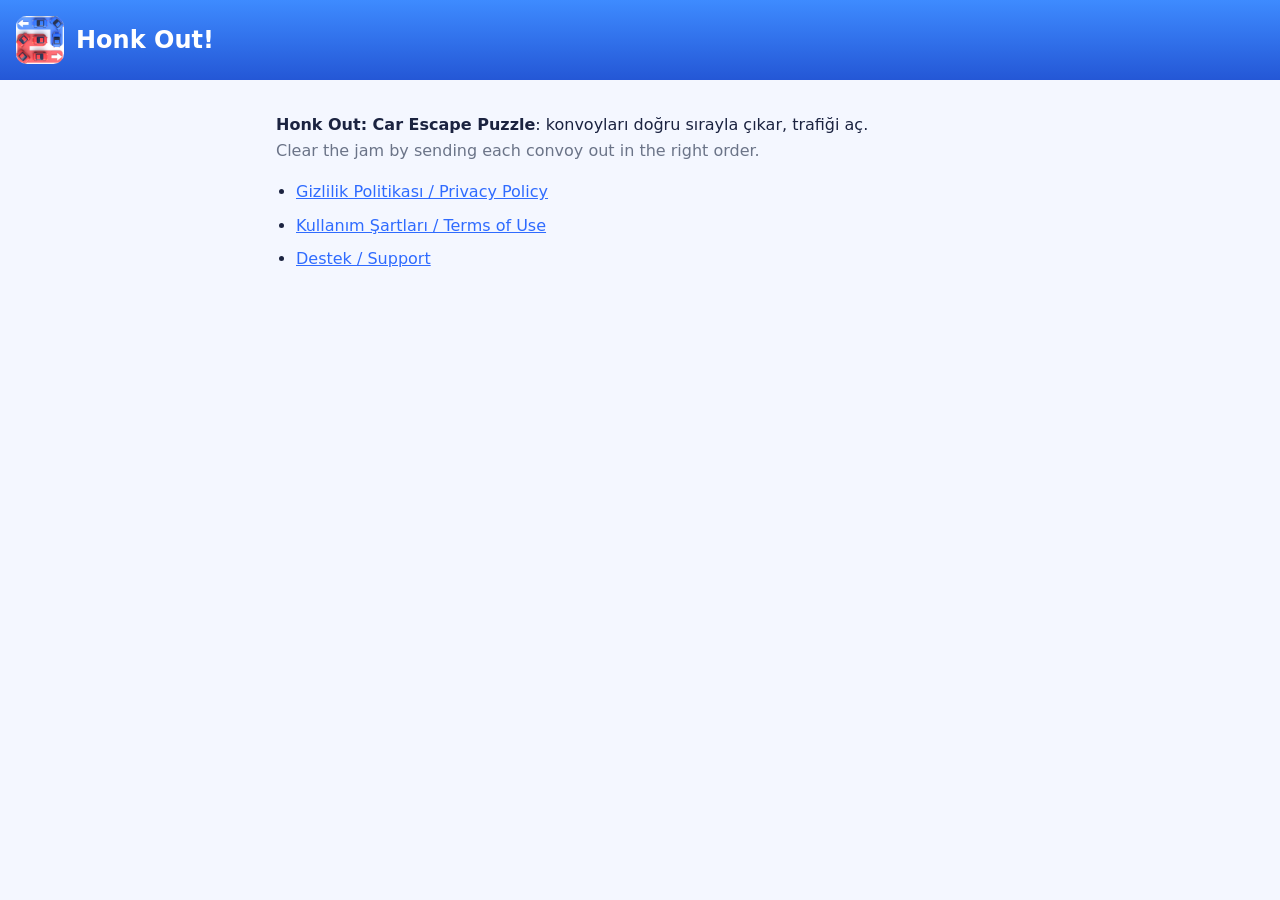
<file: index.html>
<!doctype html>
<html lang="tr">
<head>
<meta charset="utf-8">
<meta name="viewport" content="width=device-width, initial-scale=1">
<title>Honk Out! Car Escape Puzzle</title>
<link rel="stylesheet" href="stil.css">
</head>
<body>
<header><img src="ikon.png" alt=""><h1>Honk Out!</h1></header>
<main class="ana">
<p><b>Honk Out: Car Escape Puzzle</b>: konvoyları doğru sırayla çıkar, trafiği aç.<br><span class="en">Clear the jam by sending each convoy out in the right order.</span></p>
<ul>
<li><a href="gizlilik.html">Gizlilik Politikası / Privacy Policy</a></li>
<li><a href="sartlar.html">Kullanım Şartları / Terms of Use</a></li>
<li><a href="destek.html">Destek / Support</a></li>
</ul>
</main>
</body>
</html>
</file>
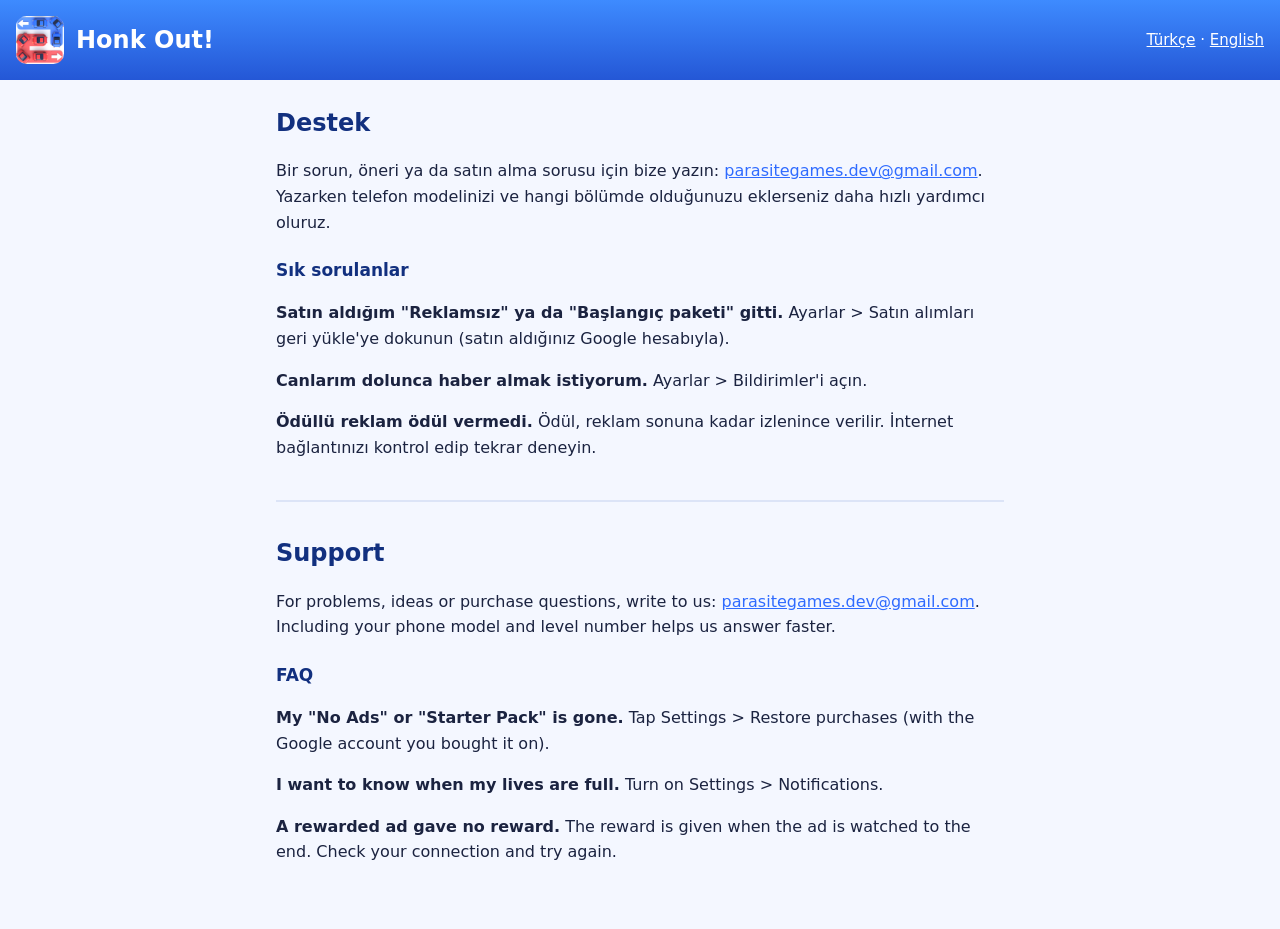
<file: destek.html>
<!doctype html>
<html lang="tr">
<head>
<meta charset="utf-8">
<meta name="viewport" content="width=device-width, initial-scale=1">
<title>Honk Out! Destek / Support</title>
<link rel="stylesheet" href="stil.css">
</head>
<body>
<header><a href="index.html"><img src="ikon.png" alt=""></a><h1>Honk Out!</h1><nav><a href="#tr">Türkçe</a> · <a href="#en">English</a></nav></header>
<main>
<section id="tr">
<h2>Destek</h2>
<p>Bir sorun, öneri ya da satın alma sorusu için bize yazın: <a href="mailto:parasitegames.dev@gmail.com">parasitegames.dev@gmail.com</a>. Yazarken telefon modelinizi ve hangi bölümde olduğunuzu eklerseniz daha hızlı yardımcı oluruz.</p>
<h3>Sık sorulanlar</h3>
<p><b>Satın aldığım "Reklamsız" ya da "Başlangıç paketi" gitti.</b> Ayarlar &gt; Satın alımları geri yükle'ye dokunun (satın aldığınız Google hesabıyla).</p>
<p><b>Canlarım dolunca haber almak istiyorum.</b> Ayarlar &gt; Bildirimler'i açın.</p>
<p><b>Ödüllü reklam ödül vermedi.</b> Ödül, reklam sonuna kadar izlenince verilir. İnternet bağlantınızı kontrol edip tekrar deneyin.</p>
</section>
<section id="en">
<h2>Support</h2>
<p>For problems, ideas or purchase questions, write to us: <a href="mailto:parasitegames.dev@gmail.com">parasitegames.dev@gmail.com</a>. Including your phone model and level number helps us answer faster.</p>
<h3>FAQ</h3>
<p><b>My "No Ads" or "Starter Pack" is gone.</b> Tap Settings &gt; Restore purchases (with the Google account you bought it on).</p>
<p><b>I want to know when my lives are full.</b> Turn on Settings &gt; Notifications.</p>
<p><b>A rewarded ad gave no reward.</b> The reward is given when the ad is watched to the end. Check your connection and try again.</p>
</section>
</main>
</body>
</html>
</file>
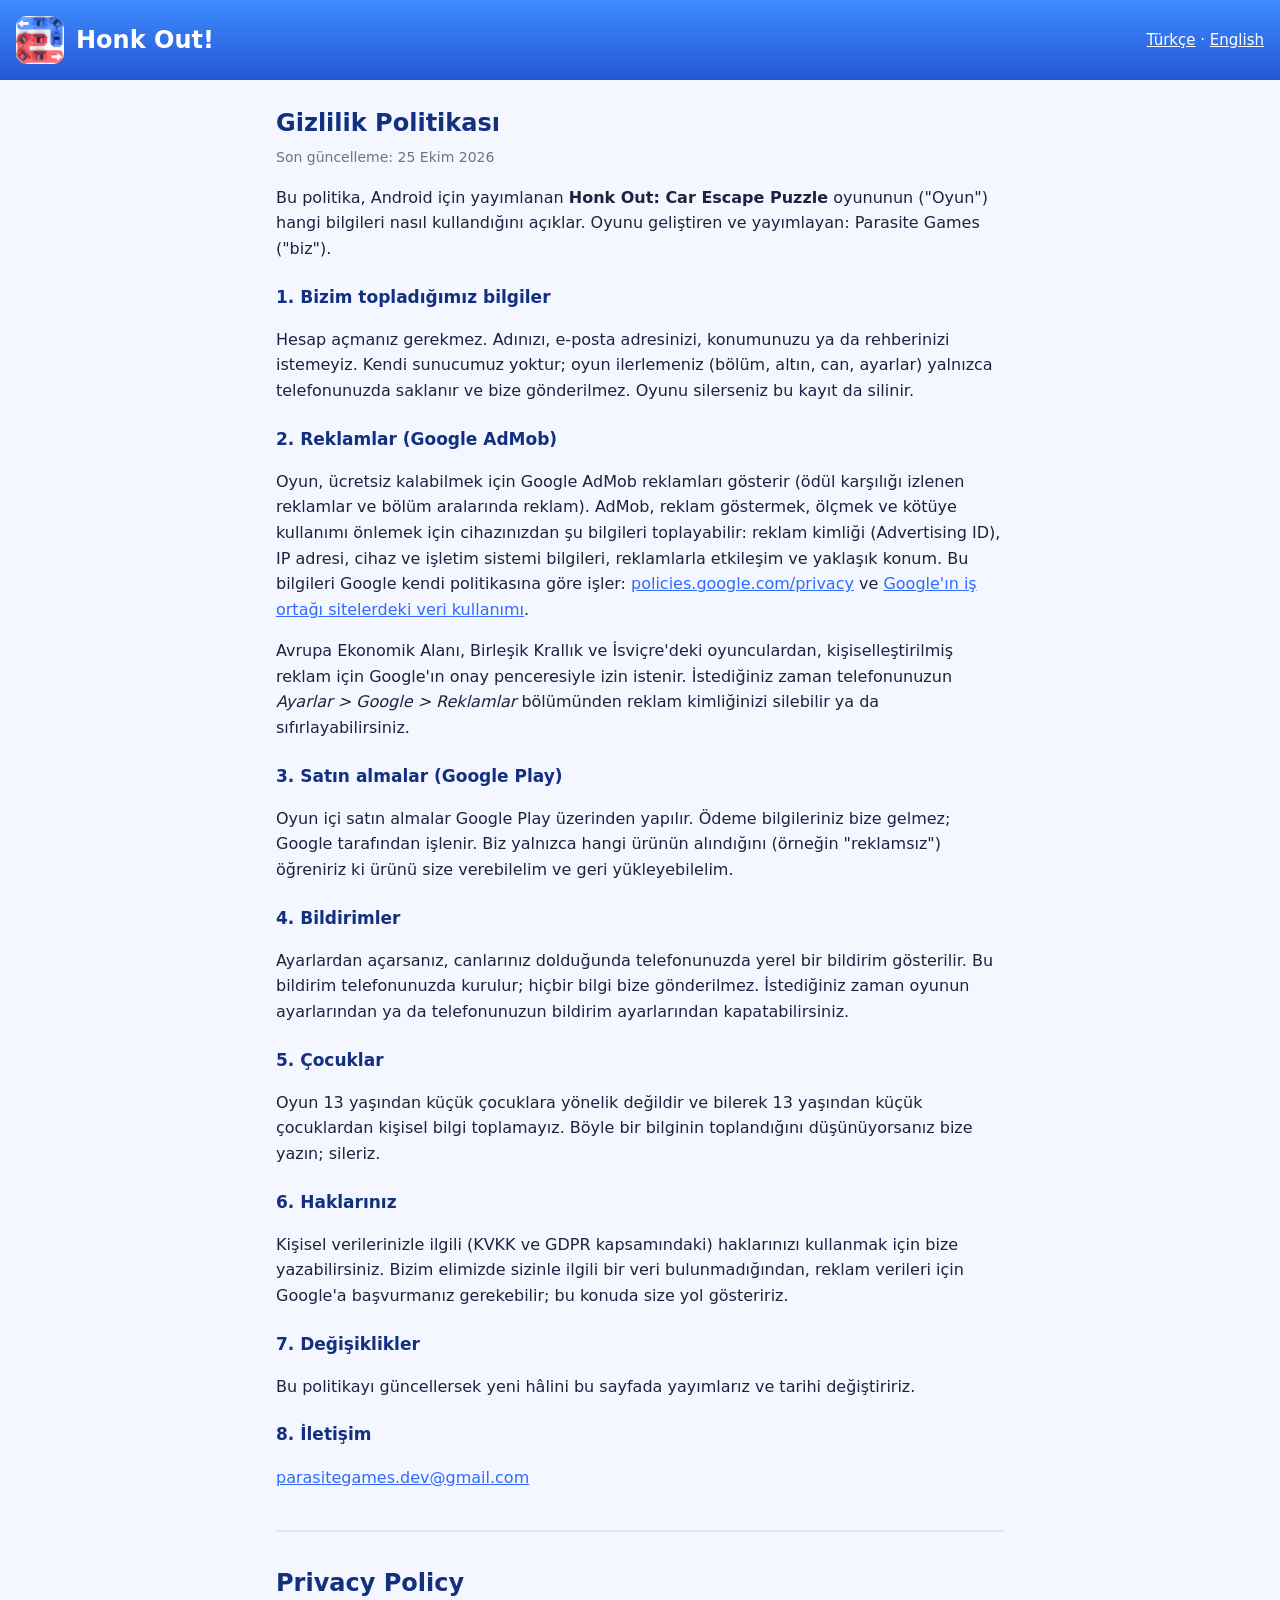
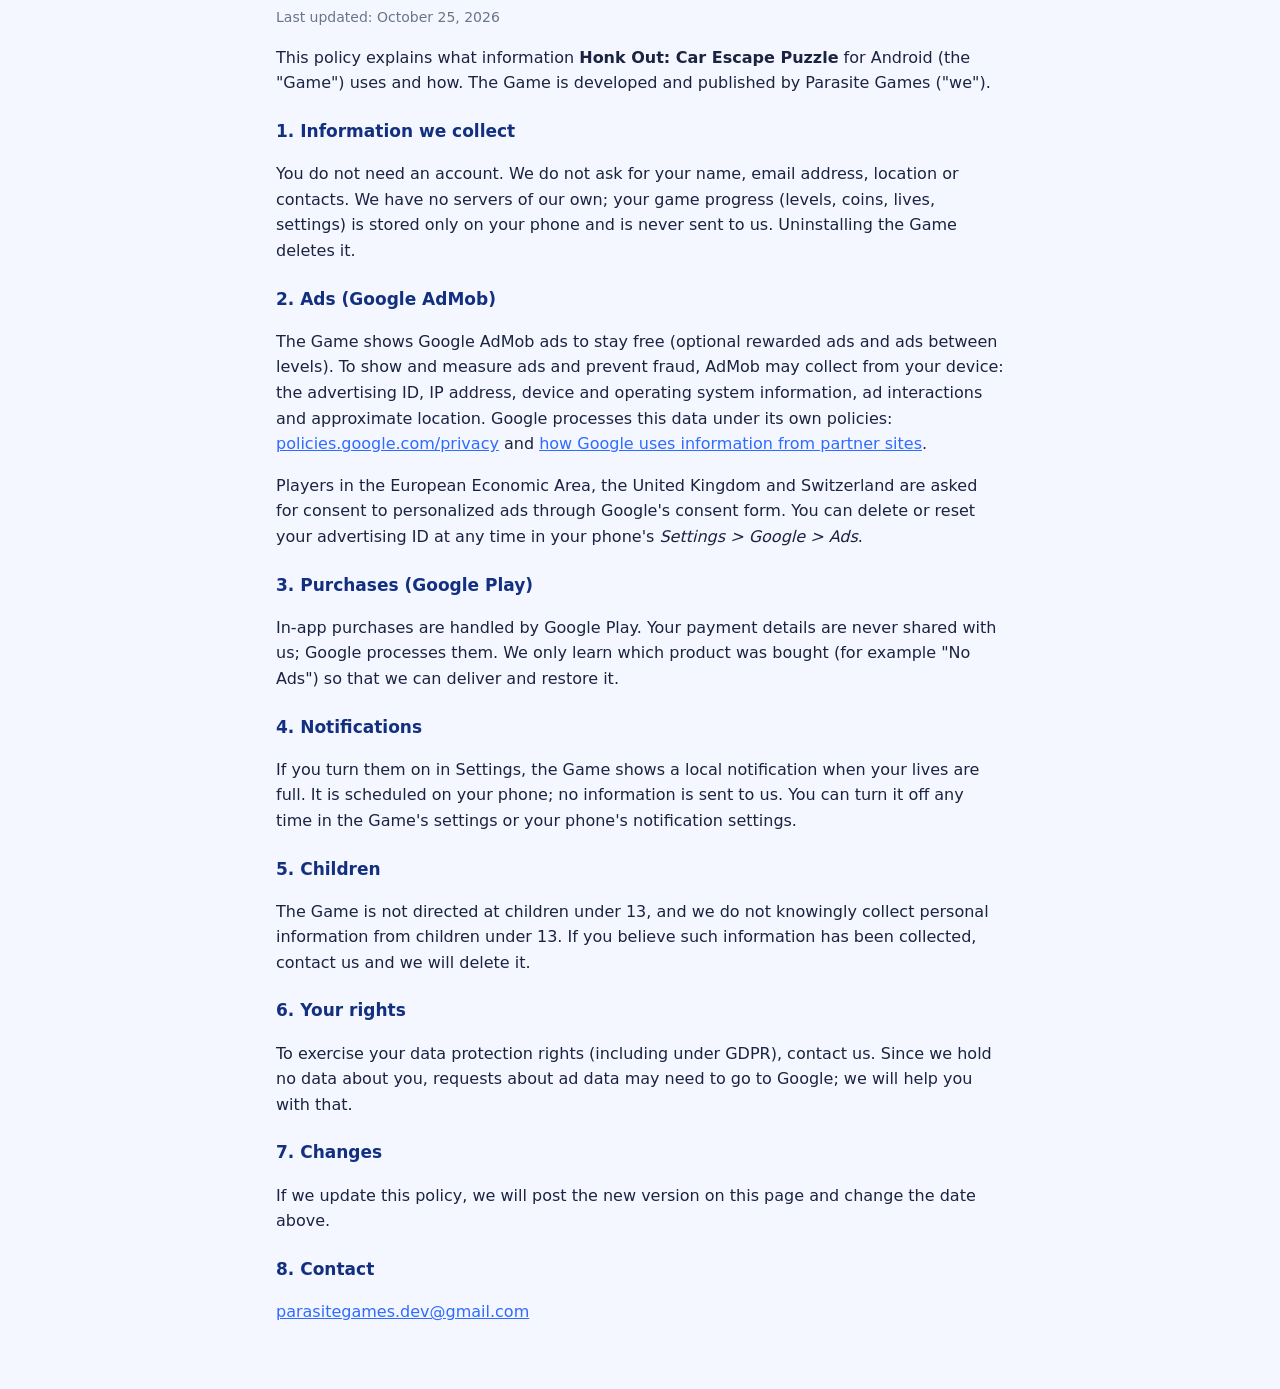
<file: gizlilik.html>
<!doctype html>
<html lang="tr">
<head>
<meta charset="utf-8">
<meta name="viewport" content="width=device-width, initial-scale=1">
<title>Honk Out! Gizlilik Politikası / Privacy Policy</title>
<link rel="stylesheet" href="stil.css">
</head>
<body>
<header><a href="index.html"><img src="ikon.png" alt=""></a><h1>Honk Out!</h1><nav><a href="#tr">Türkçe</a> · <a href="#en">English</a></nav></header>
<main>
<section id="tr">
<h2>Gizlilik Politikası</h2>
<p class="tarih">Son güncelleme: 25 Ekim 2026</p>
<p>Bu politika, Android için yayımlanan <b>Honk Out: Car Escape Puzzle</b> oyununun ("Oyun") hangi bilgileri nasıl kullandığını açıklar. Oyunu geliştiren ve yayımlayan: Parasite Games ("biz").</p>

<h3>1. Bizim topladığımız bilgiler</h3>
<p>Hesap açmanız gerekmez. Adınızı, e-posta adresinizi, konumunuzu ya da rehberinizi istemeyiz. Kendi sunucumuz yoktur; oyun ilerlemeniz (bölüm, altın, can, ayarlar) yalnızca telefonunuzda saklanır ve bize gönderilmez. Oyunu silerseniz bu kayıt da silinir.</p>

<h3>2. Reklamlar (Google AdMob)</h3>
<p>Oyun, ücretsiz kalabilmek için Google AdMob reklamları gösterir (ödül karşılığı izlenen reklamlar ve bölüm aralarında reklam). AdMob, reklam göstermek, ölçmek ve kötüye kullanımı önlemek için cihazınızdan şu bilgileri toplayabilir: reklam kimliği (Advertising ID), IP adresi, cihaz ve işletim sistemi bilgileri, reklamlarla etkileşim ve yaklaşık konum. Bu bilgileri Google kendi politikasına göre işler: <a href="https://policies.google.com/privacy">policies.google.com/privacy</a> ve <a href="https://policies.google.com/technologies/partner-sites">Google'ın iş ortağı sitelerdeki veri kullanımı</a>.</p>
<p>Avrupa Ekonomik Alanı, Birleşik Krallık ve İsviçre'deki oyunculardan, kişiselleştirilmiş reklam için Google'ın onay penceresiyle izin istenir. İstediğiniz zaman telefonunuzun <i>Ayarlar &gt; Google &gt; Reklamlar</i> bölümünden reklam kimliğinizi silebilir ya da sıfırlayabilirsiniz.</p>

<h3>3. Satın almalar (Google Play)</h3>
<p>Oyun içi satın almalar Google Play üzerinden yapılır. Ödeme bilgileriniz bize gelmez; Google tarafından işlenir. Biz yalnızca hangi ürünün alındığını (örneğin "reklamsız") öğreniriz ki ürünü size verebilelim ve geri yükleyebilelim.</p>

<h3>4. Bildirimler</h3>
<p>Ayarlardan açarsanız, canlarınız dolduğunda telefonunuzda yerel bir bildirim gösterilir. Bu bildirim telefonunuzda kurulur; hiçbir bilgi bize gönderilmez. İstediğiniz zaman oyunun ayarlarından ya da telefonunuzun bildirim ayarlarından kapatabilirsiniz.</p>

<h3>5. Çocuklar</h3>
<p>Oyun 13 yaşından küçük çocuklara yönelik değildir ve bilerek 13 yaşından küçük çocuklardan kişisel bilgi toplamayız. Böyle bir bilginin toplandığını düşünüyorsanız bize yazın; sileriz.</p>

<h3>6. Haklarınız</h3>
<p>Kişisel verilerinizle ilgili (KVKK ve GDPR kapsamındaki) haklarınızı kullanmak için bize yazabilirsiniz. Bizim elimizde sizinle ilgili bir veri bulunmadığından, reklam verileri için Google'a başvurmanız gerekebilir; bu konuda size yol gösteririz.</p>

<h3>7. Değişiklikler</h3>
<p>Bu politikayı güncellersek yeni hâlini bu sayfada yayımlarız ve tarihi değiştiririz.</p>

<h3>8. İletişim</h3>
<p><a href="mailto:parasitegames.dev@gmail.com">parasitegames.dev@gmail.com</a></p>
</section>

<section id="en">
<h2>Privacy Policy</h2>
<p class="tarih">Last updated: October 25, 2026</p>
<p>This policy explains what information <b>Honk Out: Car Escape Puzzle</b> for Android (the "Game") uses and how. The Game is developed and published by Parasite Games ("we").</p>

<h3>1. Information we collect</h3>
<p>You do not need an account. We do not ask for your name, email address, location or contacts. We have no servers of our own; your game progress (levels, coins, lives, settings) is stored only on your phone and is never sent to us. Uninstalling the Game deletes it.</p>

<h3>2. Ads (Google AdMob)</h3>
<p>The Game shows Google AdMob ads to stay free (optional rewarded ads and ads between levels). To show and measure ads and prevent fraud, AdMob may collect from your device: the advertising ID, IP address, device and operating system information, ad interactions and approximate location. Google processes this data under its own policies: <a href="https://policies.google.com/privacy">policies.google.com/privacy</a> and <a href="https://policies.google.com/technologies/partner-sites">how Google uses information from partner sites</a>.</p>
<p>Players in the European Economic Area, the United Kingdom and Switzerland are asked for consent to personalized ads through Google's consent form. You can delete or reset your advertising ID at any time in your phone's <i>Settings &gt; Google &gt; Ads</i>.</p>

<h3>3. Purchases (Google Play)</h3>
<p>In-app purchases are handled by Google Play. Your payment details are never shared with us; Google processes them. We only learn which product was bought (for example "No Ads") so that we can deliver and restore it.</p>

<h3>4. Notifications</h3>
<p>If you turn them on in Settings, the Game shows a local notification when your lives are full. It is scheduled on your phone; no information is sent to us. You can turn it off any time in the Game's settings or your phone's notification settings.</p>

<h3>5. Children</h3>
<p>The Game is not directed at children under 13, and we do not knowingly collect personal information from children under 13. If you believe such information has been collected, contact us and we will delete it.</p>

<h3>6. Your rights</h3>
<p>To exercise your data protection rights (including under GDPR), contact us. Since we hold no data about you, requests about ad data may need to go to Google; we will help you with that.</p>

<h3>7. Changes</h3>
<p>If we update this policy, we will post the new version on this page and change the date above.</p>

<h3>8. Contact</h3>
<p><a href="mailto:parasitegames.dev@gmail.com">parasitegames.dev@gmail.com</a></p>
</section>
</main>
</body>
</html>
</file>
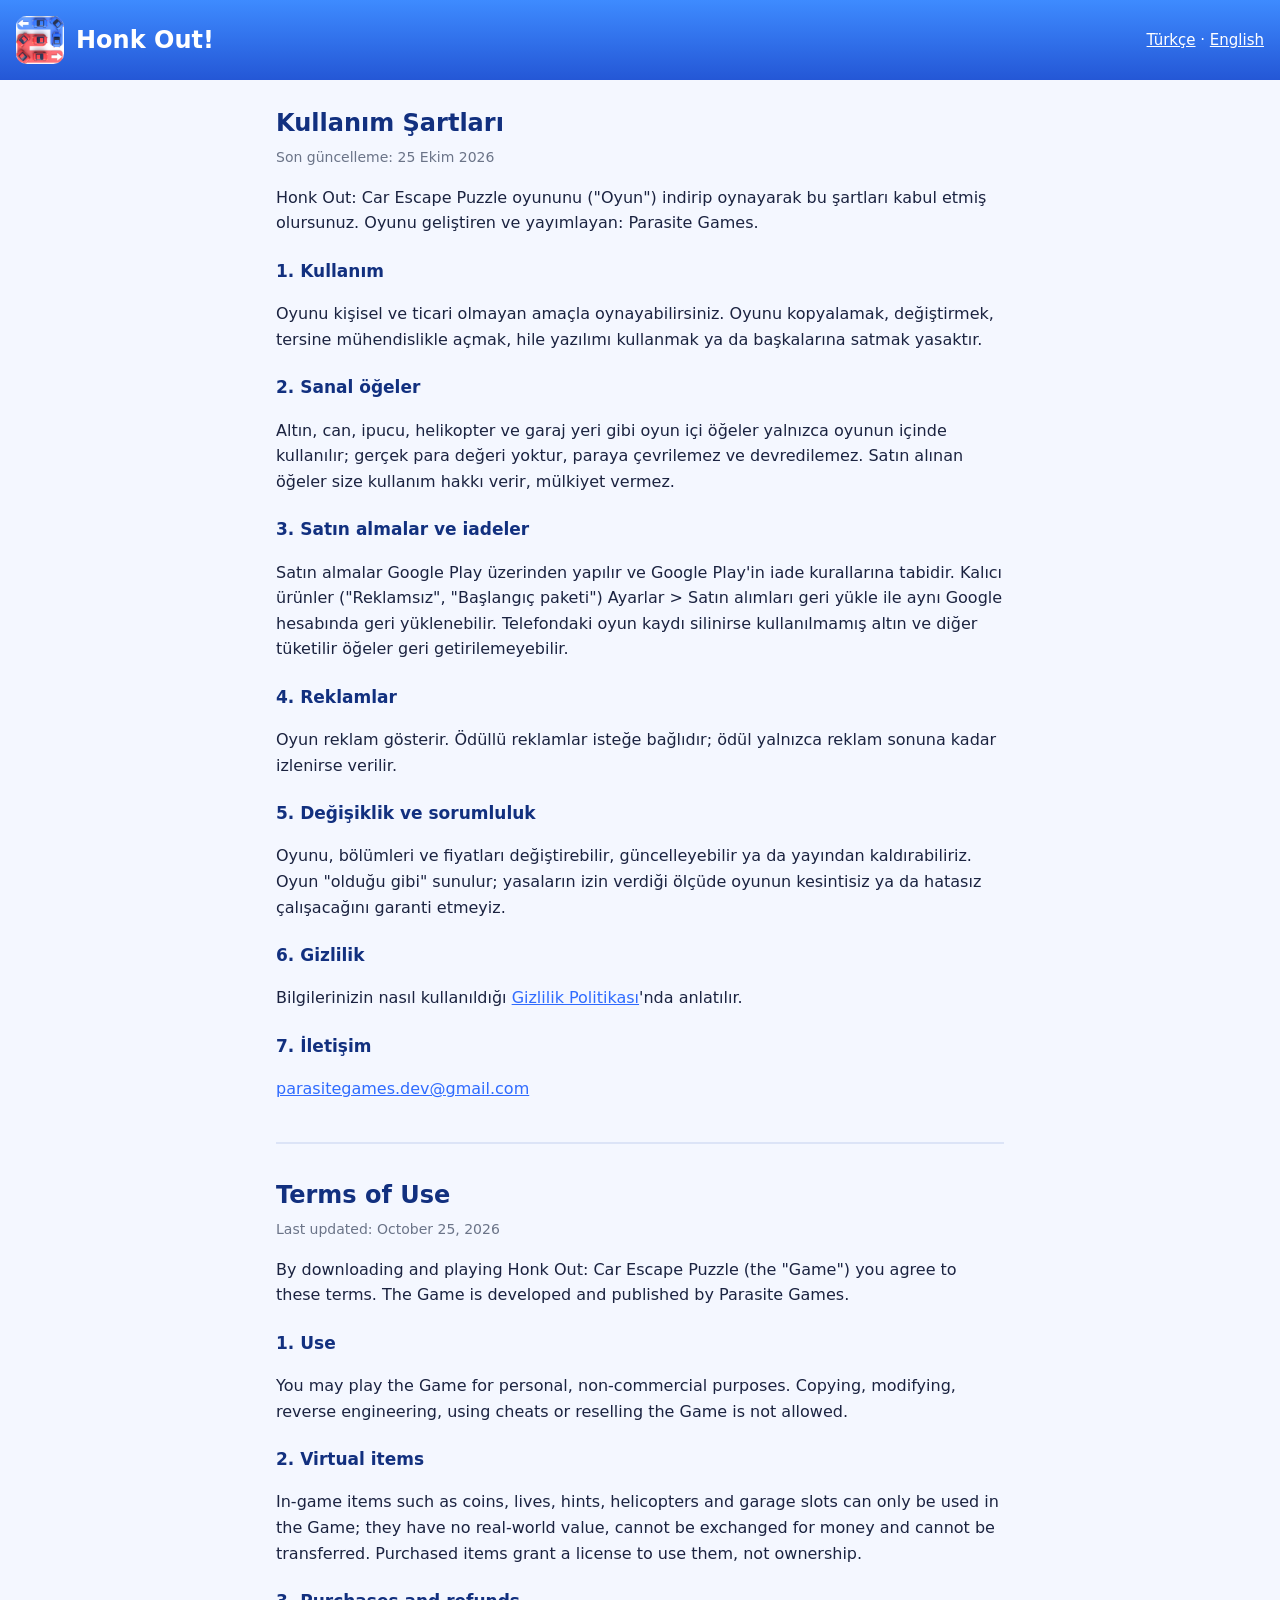
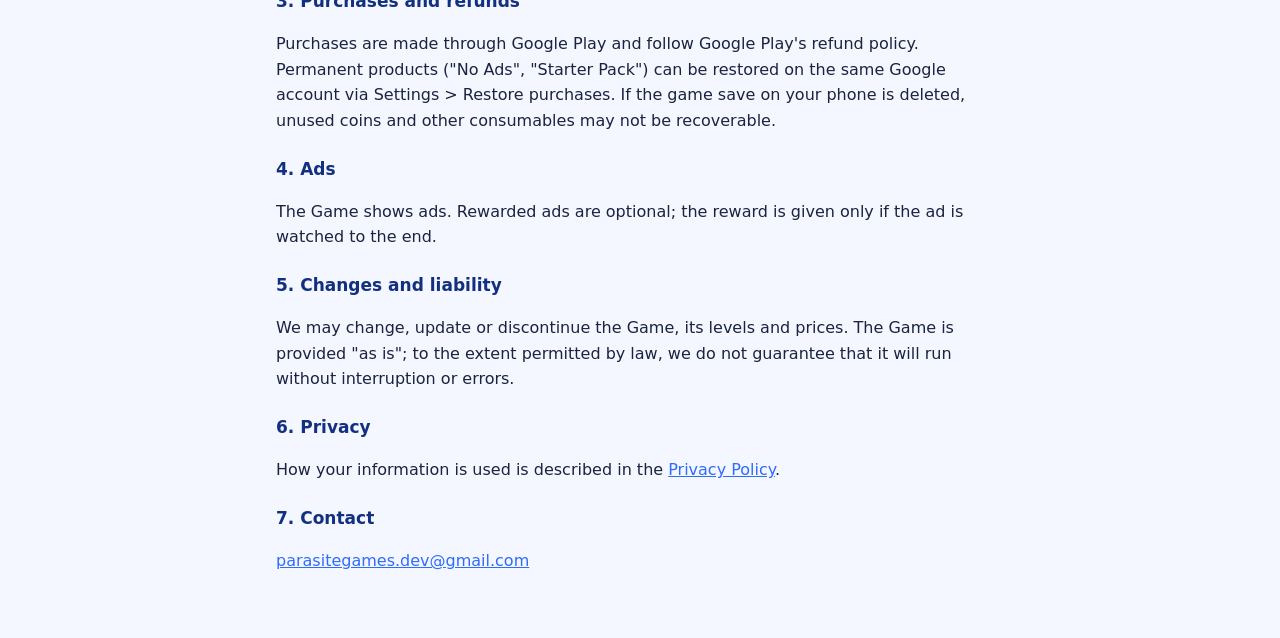
<file: sartlar.html>
<!doctype html>
<html lang="tr">
<head>
<meta charset="utf-8">
<meta name="viewport" content="width=device-width, initial-scale=1">
<title>Honk Out! Kullanım Şartları / Terms of Use</title>
<link rel="stylesheet" href="stil.css">
</head>
<body>
<header><a href="index.html"><img src="ikon.png" alt=""></a><h1>Honk Out!</h1><nav><a href="#tr">Türkçe</a> · <a href="#en">English</a></nav></header>
<main>
<section id="tr">
<h2>Kullanım Şartları</h2>
<p class="tarih">Son güncelleme: 25 Ekim 2026</p>
<p>Honk Out: Car Escape Puzzle oyununu ("Oyun") indirip oynayarak bu şartları kabul etmiş olursunuz. Oyunu geliştiren ve yayımlayan: Parasite Games.</p>
<h3>1. Kullanım</h3>
<p>Oyunu kişisel ve ticari olmayan amaçla oynayabilirsiniz. Oyunu kopyalamak, değiştirmek, tersine mühendislikle açmak, hile yazılımı kullanmak ya da başkalarına satmak yasaktır.</p>
<h3>2. Sanal öğeler</h3>
<p>Altın, can, ipucu, helikopter ve garaj yeri gibi oyun içi öğeler yalnızca oyunun içinde kullanılır; gerçek para değeri yoktur, paraya çevrilemez ve devredilemez. Satın alınan öğeler size kullanım hakkı verir, mülkiyet vermez.</p>
<h3>3. Satın almalar ve iadeler</h3>
<p>Satın almalar Google Play üzerinden yapılır ve Google Play'in iade kurallarına tabidir. Kalıcı ürünler ("Reklamsız", "Başlangıç paketi") Ayarlar &gt; Satın alımları geri yükle ile aynı Google hesabında geri yüklenebilir. Telefondaki oyun kaydı silinirse kullanılmamış altın ve diğer tüketilir öğeler geri getirilemeyebilir.</p>
<h3>4. Reklamlar</h3>
<p>Oyun reklam gösterir. Ödüllü reklamlar isteğe bağlıdır; ödül yalnızca reklam sonuna kadar izlenirse verilir.</p>
<h3>5. Değişiklik ve sorumluluk</h3>
<p>Oyunu, bölümleri ve fiyatları değiştirebilir, güncelleyebilir ya da yayından kaldırabiliriz. Oyun "olduğu gibi" sunulur; yasaların izin verdiği ölçüde oyunun kesintisiz ya da hatasız çalışacağını garanti etmeyiz.</p>
<h3>6. Gizlilik</h3>
<p>Bilgilerinizin nasıl kullanıldığı <a href="gizlilik.html">Gizlilik Politikası</a>'nda anlatılır.</p>
<h3>7. İletişim</h3>
<p><a href="mailto:parasitegames.dev@gmail.com">parasitegames.dev@gmail.com</a></p>
</section>

<section id="en">
<h2>Terms of Use</h2>
<p class="tarih">Last updated: October 25, 2026</p>
<p>By downloading and playing Honk Out: Car Escape Puzzle (the "Game") you agree to these terms. The Game is developed and published by Parasite Games.</p>
<h3>1. Use</h3>
<p>You may play the Game for personal, non-commercial purposes. Copying, modifying, reverse engineering, using cheats or reselling the Game is not allowed.</p>
<h3>2. Virtual items</h3>
<p>In-game items such as coins, lives, hints, helicopters and garage slots can only be used in the Game; they have no real-world value, cannot be exchanged for money and cannot be transferred. Purchased items grant a license to use them, not ownership.</p>
<h3>3. Purchases and refunds</h3>
<p>Purchases are made through Google Play and follow Google Play's refund policy. Permanent products ("No Ads", "Starter Pack") can be restored on the same Google account via Settings &gt; Restore purchases. If the game save on your phone is deleted, unused coins and other consumables may not be recoverable.</p>
<h3>4. Ads</h3>
<p>The Game shows ads. Rewarded ads are optional; the reward is given only if the ad is watched to the end.</p>
<h3>5. Changes and liability</h3>
<p>We may change, update or discontinue the Game, its levels and prices. The Game is provided "as is"; to the extent permitted by law, we do not guarantee that it will run without interruption or errors.</p>
<h3>6. Privacy</h3>
<p>How your information is used is described in the <a href="gizlilik.html">Privacy Policy</a>.</p>
<h3>7. Contact</h3>
<p><a href="mailto:parasitegames.dev@gmail.com">parasitegames.dev@gmail.com</a></p>
</section>
</main>
</body>
</html>
</file>
<file: stil.css>
/* Honk Out! yasal sayfalar: sade, telefonda okunur; oyunun mavi/lacivert renkleri */
:root { --koyu: #12307F; --mavi: #2F6BFF; --zemin: #F4F7FF; --yazi: #1B2340; }
* { box-sizing: border-box; }
body { overflow-wrap: anywhere; margin: 0; background: var(--zemin); color: var(--yazi); font: 16px/1.6 "Segoe UI", system-ui, -apple-system, Roboto, sans-serif; }
header { display: flex; align-items: center; gap: 12px; flex-wrap: wrap; padding: 16px; background: linear-gradient(#3E8BFF, #2457D6); color: #fff; }
header img { width: 48px; height: 48px; border-radius: 22%; display: block; }
header h1 { margin: 0; font-size: 24px; }
header nav { margin-left: auto; font-size: 15px; }
header a { color: #fff; }
main { max-width: 760px; margin: 0 auto; padding: 16px 16px 48px; }
section + section { margin-top: 40px; padding-top: 24px; border-top: 2px solid #DCE4F7; }
h2 { color: var(--koyu); margin: 8px 0 4px; }
h3 { color: var(--koyu); font-size: 17px; margin: 22px 0 6px; }
.tarih { color: #6B7488; font-size: 14px; margin-top: 0; }
a { color: var(--mavi); }
.ana ul { padding-left: 20px; } .ana li { margin: 8px 0; } .en { color: #6B7488; }
</file>
